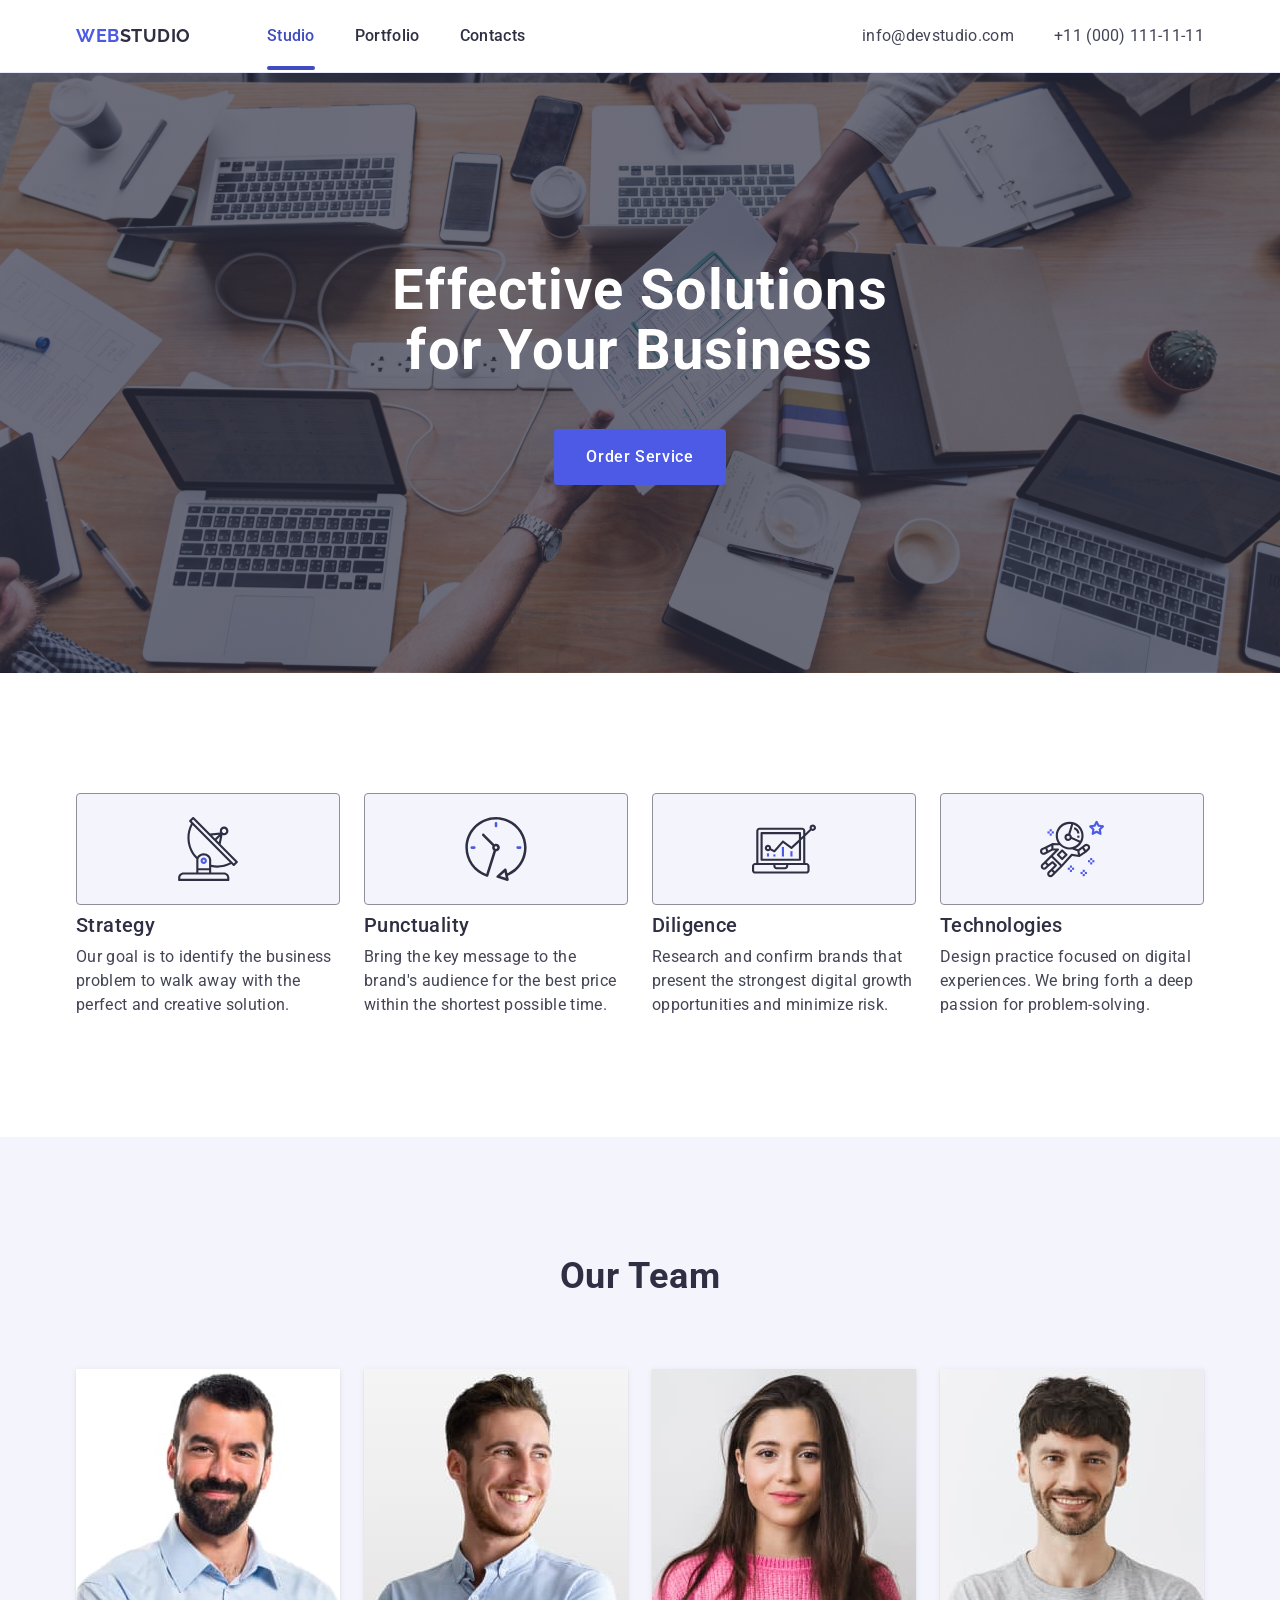
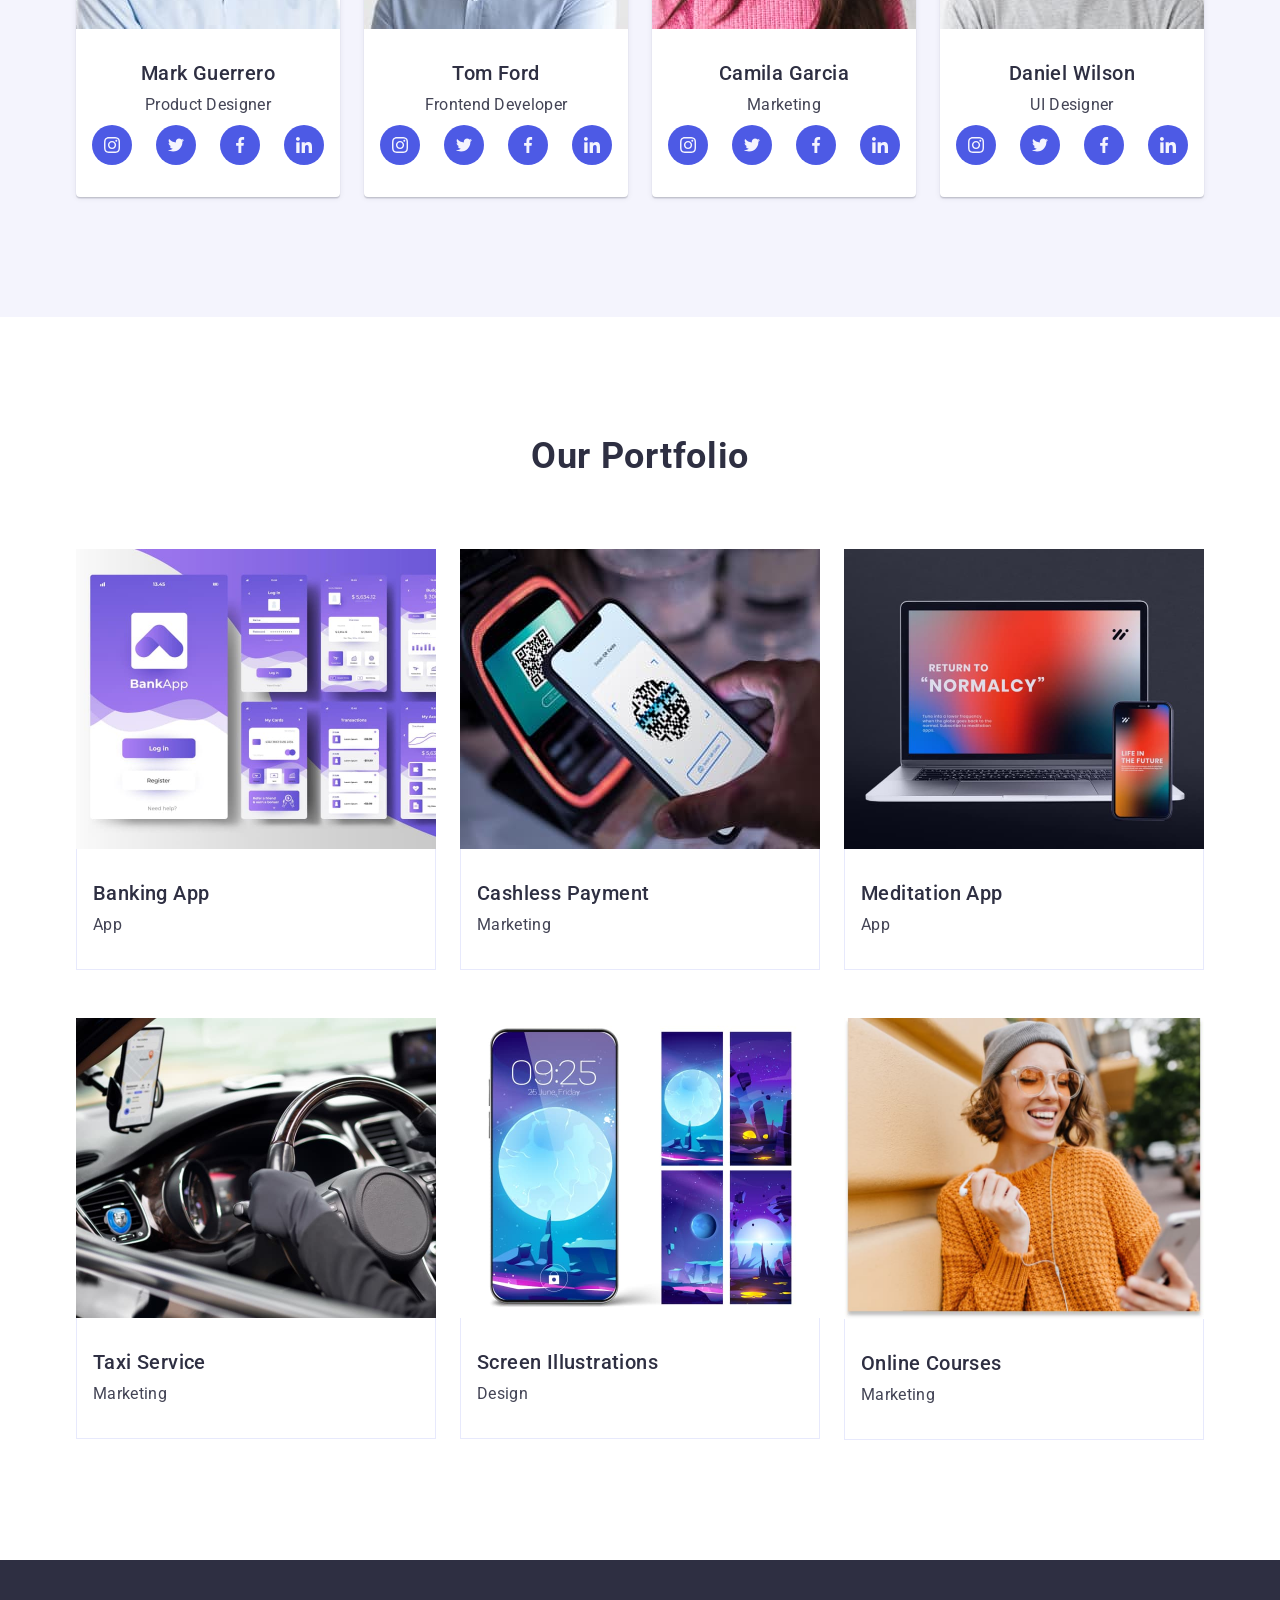
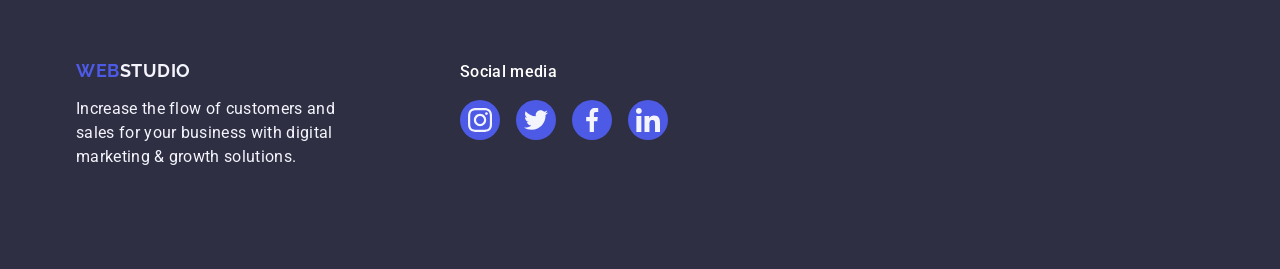
<file: index.html>
<!DOCTYPE html>
<html lang="en">
<head>
    <meta charset="UTF-8">
    <meta name="viewport" content="width=device-width, initial-scale=1.0">
    <title>Студія</title>
    <link rel="preconnect" href="https://fonts.googleapis.com">
    <link rel="preconnect" href="https://fonts.gstatic.com" crossorigin>
    <link href="https://fonts.googleapis.com/css2?family=Raleway:wght@700&family=Roboto:wght@400;500;700&display=swap"
        rel="stylesheet">
        <link rel="stylesheet" href="https://cdnjs.cloudflare.com/ajax/libs/modern-normalize/2.0.0/modern-normalize.min.css"
            integrity="sha512-4xo8blKMVCiXpTaLzQSLSw3KFOVPWhm/TRtuPVc4WG6kUgjH6J03IBuG7JZPkcWMxJ5huwaBpOpnwYElP/m6wg=="
            crossorigin="anonymous" referrerpolicy="no-referrer" />
    <link rel="stylesheet" href="./css/styles.css" />
</head>

<body>

    <header class="header">
        <div class="container header-container">
            <nav class="header-navigation">
                <a class="header-logo" href="./index.html">Web<span class="header-logo-accent">Studio</span></a>
                <ul class="header-menu-list">
                    <li class="header-menu-item">
                        <a class="header-menu-link current" href="./index.html">Studio</a>
                    </li>
                    <li class="header-menu-item">
                        <a class="header-menu-link" href="">Portfolio</a>
                    </li>
                    <li class="header-menu-item">
                        <a class="header-menu-link" href="">Contacts</a>
                    </li>
                </ul>
            </nav>
        <address class="header-address">
            <ul class="header-address-list">
                <li class="header-address-item"><a class="header-address-link" href="mailto:info@devstudio.com">info@devstudio.com</a></li>
                <li class="header-address-item"><a class="header-address-link" href="tel:+110001111111">+11 (000) 111-11-11</a></li>
            </ul>
        </address>
        </div>

</header>

<main>

<section class="hero">
<div class="container hero-container">
    <h1 class="hero-title">Effective Solutions for Your Business</h1>
    <button type="button" class="hero-btn">Order Service</button>
</div>
</section>

<section class="feature">
    <div class="container">
        <h2 class="visually-hidden">Features</h2>
        <ul class="feature-list">
            <li class="feature-list-item">
                <div class="ikon-box">
                    <svg class="ikon" width="64" height="64">
                        <use href="./images/icons.svg#icon-antenna"></use>
                    </svg>
                </div>
                <h3 class="feature-list-title">Strategy</h3>
                <p class="feature-list-text">
                    Our goal is to identify the business problem to walk away with
                    the perfect and creative solution.
                </p>
            </li>
            <li class="feature-list-item">
                <div class="ikon-box">
                    <svg class="ikon" width="64" height="64">
                        <use href="./images/icons.svg#icon-clock"></use>
                    </svg>
                </div>
                <h3 class="feature-list-title">Punctuality</h3>
                <p class="feature-list-text">
                    Bring the key message to the brand's audience for the best price
                    within the shortest possible time.
                </p>
            </li>
            <li class="feature-list-item">
                <div class="ikon-box">
                    <svg class="ikon" width="64" height="64">
                        <use href="./images/icons.svg#icon-diagram"></use>
                    </svg>
                </div>
                <h3 class="feature-list-title">Diligence</h3>
                <p class="feature-list-text">
                    Research and confirm brands that present the strongest digital
                    growth opportunities and minimize risk.
                </p>
            </li>
            <li class="feature-list-item">
                <div class="ikon-box">
                    <svg class="ikon" width="64" height="64">
                        <use href="./images/icons.svg#icon-astronaut"></use>
                    </svg>
                </div>
                <h3 class="feature-list-title">Technologies</h3>
                <p class="feature-list-text">
                    Design practice focused on digital experiences. We bring forth a
                    deep passion for problem-solving.
                </p>
            </li>
        </ul>
    </div>
</section>


<section class="team section">
    <div class="container">
        <h2 class="team-title">Our Team</h2>
        <ul class="team-list">
            <li class="team-item"><img class="team-image" src="./images/mark.jpg" alt="Mark Guerrero" width="264">
    <div class="team-container">
        <h3 class="team-subtitle">Mark Guerrero</h3>
        <p class="team-text">Product Designer</p>
        <ul class="team-soc-list">
            <li class="team-soc-item">
                <a href="" class="team-soc-link">
                <svg class="team-soc-icon" width="16" height="16">
                    <use href="./images/icons.svg#icon-instagram"></use>
                </svg>
            </a></li>
            <li class="team-soc-item">
                <a href="" class="team-soc-link">
                <svg class="team-soc-icon" width="16" height="16">
                    <use href="./images/icons.svg#icon-twitter"></use>
                </svg>
            </a></li>
            <li class="team-soc-item">
                <a href="" class="team-soc-link">
                <svg class="team-soc-icon" width="16" height="16">
                    <use href="./images/icons.svg#icon-facebook"></use>
                </svg>
            </a></li>
            <li class="team-soc-item">
                <a href="" class="team-soc-link">
                <svg class="team-soc-icon" width="16" height="16">
                    <use href="./images/icons.svg#icon-linkedin"></use>
                </svg>
            </a></li>
        </ul>
    </div>
    </li>
            <li class="team-item"><img class="team-image" src="./images/tom.jpg" alt="Tom Ford" width="264">
    <div class="team-container">
        <h3 class="team-subtitle">Tom Ford</h3>
        <p class="team-text">Frontend Developer</p>
        <ul class="team-soc-list">
            <li class="team-soc-item">
                <a class="team-soc-link">
                <svg class="team-soc-icon" width="16" height="16">
                    <use href="./images/icons.svg#icon-instagram"></use>
                </svg>
            </a></li>
            <li class="team-soc-item">
                <a class="team-soc-link">
                <svg class="team-soc-icon" width="16" height="16">
                    <use href="./images/icons.svg#icon-twitter"></use>
                </svg>
            </a></li>
            <li class="team-soc-item">
                <a class="team-soc-link">
                <svg class="team-soc-icon" width="16" height="16">
                    <use href="./images/icons.svg#icon-facebook"></use>
                </svg>
            </a></li>
            <li class="team-soc-item">
                <a class="team-soc-link">
                <svg class="team-soc-icon" width="16" height="16">
                    <use href="./images/icons.svg#icon-linkedin"></use>
                </svg>
            </a></li>
        </ul>
    </div>
    </li>
            <li class="team-item"><img class="team-image" src="./images/camila.jpg" alt="Camila Garcia" width="264">
    <div class="team-container">
        <h3 class="team-subtitle">Camila Garcia</h3>
        <p class="team-text">Marketing</p>
        <ul class="team-soc-list">
            <li class="team-soc-item">
                <a class="team-soc-link">
                <svg class="team-soc-icon" width="16" height="16">
                    <use href="./images/icons.svg#icon-instagram"></use>
                </svg>
            </a></li>
            <li class="team-soc-item">
                <a class="team-soc-link">
                <svg class="team-soc-icon" width="16" height="16">
                    <use href="./images/icons.svg#icon-twitter"></use>
                </svg>
            </a></li>
            <li class="team-soc-item">
                <a class="team-soc-link">
                <svg class="team-soc-icon" width="16" height="16">
                    <use href="./images/icons.svg#icon-facebook"></use>
                </svg>
            </a></li>
            <li class="team-soc-item">
                <a class="team-soc-link">
                <svg class="team-soc-icon" width="16" height="16">
                    <use href="./images/icons.svg#icon-linkedin"></use>
                </svg>
            </a></li>
        </ul>
    </div>
    </li>
            <li class="team-item"><img class="team-image" src="./images/daniel.jpg" alt="Daniel Wilson" width="264">
    <div class="team-container">
        <h3 class="team-subtitle">Daniel Wilson</h3>
        <p class="team-text">UI Designer</p>
        <ul class="team-soc-list">
            <li class="team-soc-item">
                <a class="team-soc-link">
                <svg class="team-soc-icon" width="16" height="16">
                    <use href="./images/icons.svg#icon-instagram"></use>
                </svg>
            </a></li>
            <li class="team-soc-item">
                <a class="team-soc-link">
                <svg class="team-soc-icon" width="16" height="16">
                    <use href="./images/icons.svg#icon-twitter"></use>
                </svg>
            </a></li>
            <li class="team-soc-item">
                <a class="team-soc-link">
                <svg class="team-soc-icon" width="16" height="16">
                    <use href="./images/icons.svg#icon-facebook"></use>
                </svg>
            </a></li>
            <li class="team-soc-item">
                <a class="team-soc-link">
                <svg class="team-soc-icon" width="16" height="16">
                    <use href="./images/icons.svg#icon-linkedin"></use>
                </svg>
            </a></li>
        </ul>
    </div>
    </li>
        </ul>
    </div>
    </section>

<section class="portfolio section">
    <div class="container">
        <h2 class="portfolio-title">Our Portfolio</h2>
        <ul class="portfolio-list">
            <li class="portfolio-item">
                <div class="thumb">
                    <img class="portfolio-thumb-image" src="./images/banking.jpg" alt="App screens" width="360">
                    <p class="portfolio-thumb-text">14 Stylish and User-Friendly App Design Concepts · Task Manager App · Calorie Tracker App · Exotic Fruit Ecommerce App · Cloud Storage App</p>
                </div>
                <div class="portfolio-container">
                    <h3 class="portfolio-subtitle">Banking App</h3>
                    <p class="portfolio-text">App</p>
                </div>
            </li>
            <li class="portfolio-item">
                <div class="thumb">
                    <img class="portfolio-thumb-image" src="./images/payment.jpg" alt="Phone payment" width="360">
                    <p class="portfolio-thumb-text">14 Stylish and User-Friendly App Design Concepts · Task Manager App · Calorie Tracker App · Exotic Fruit Ecommerce App · Cloud Storage App</p>
                </div>
                <div class="portfolio-container">
                    <h3 class="portfolio-subtitle">Cashless Payment</h3>
                    <p class="portfolio-text">Marketing</p>
                </div>
            </li>
            <li class="portfolio-item">
                <div class="thumb">
                    <img class="portfolio-thumb-image" src="./images/meditation.jpg" alt="Laptop and phone" width="360">
                    <p class="portfolio-thumb-text">14 Stylish and User-Friendly App Design Concepts · Task Manager App · Calorie Tracker App · Exotic Fruit Ecommerce App · Cloud Storage App</p>
                </div>
                <div class="portfolio-container">
                    <h3 class="portfolio-subtitle">Meditation App</h3>
                    <p class="portfolio-text">App</p>
                </div>
            </li>
            <li class="portfolio-item">
                <div class="thumb">
                    <img class="portfolio-thumb-image" src="./images/taxi.jpg" alt="Drive car" width="360">
                    <p class="portfolio-thumb-text">14 Stylish and User-Friendly App Design Concepts · Task Manager App · Calorie Tracker App · Exotic Fruit Ecommerce App · Cloud Storage App</p>
                </div>
                <div class="portfolio-container">
                    <h3 class="portfolio-subtitle">Taxi Service</h3>
                    <p class="portfolio-text">Marketing</p>
                </div>
            </li>
            <li class="portfolio-item">
                <div class="thumb">
                    <img class="portfolio-thumb-image" src="./images/screen.jpg" alt="Phone screens" width="360">
                    <p class="portfolio-thumb-text">14 Stylish and User-Friendly App Design Concepts · Task Manager App · Calorie Tracker App · Exotic Fruit Ecommerce App · Cloud Storage App</p>
                </div>
                <div class="portfolio-container">
                    <h3 class="portfolio-subtitle">Screen Illustrations</h3>
                    <p class="portfolio-text">Design</p>
                </div>
            </li>
            <li class="portfolio-item">
                <div class="thumb">
                    <img class="portfolio-thumb-image" src="./images/courses.jpg" alt="Girl with phone" width="360">
                    <p class="portfolio-thumb-text">14 Stylish and User-Friendly App Design Concepts · Task Manager App · Calorie Tracker App · Exotic Fruit Ecommerce App · Cloud Storage App</p>
                </div>
                <div class="portfolio-container">
                    <h3 class="portfolio-subtitle">Online Courses</h3>
                    <p class="portfolio-text">Marketing</p>
                </div>
            </li>
        </ul>
    </div>
</section>

    </main>

    <footer class="footer">
        <div class="container footer-block">
        <div class="footer-block-logo">
            <a class="footer-logo" href="./index.html">Web<span class="footer-logo-accent">Studio</span></a>
            <p class="footer-text">Increase the flow of customers and sales for your business with digital marketing & growth solutions.</p>
        </div>
        
        <div class="footer-block-soc">
            <p class="footer-soc-text">Social media</p>
            <ul class="footer-soc-list">
                <li class="footer-soc-item">
                    <a href="" class="footer-soc-link">
                        <svg class="footer-soc-icon" width="24" height="24">
                            <use href="./images/icons.svg#icon-instagram"></use>
                        </svg>
                    </a>
                </li>
                <li class="footer-soc-item">
                    <a href="" class="footer-soc-link">
                        <svg class="footer-soc-icon" width="24" height="24">
                            <use href="./images/icons.svg#icon-twitter"></use>
                        </svg>
                    </a>
                </li>
                <li class="footer-soc-item">
                    <a href="" class="footer-soc-link">
                        <svg class="footer-soc-icon" width="24" height="24">
                            <use href="./images/icons.svg#icon-facebook"></use>
                        </svg>
                    </a>
                </li>
                <li class="footer-soc-item">
                    <a href="" class="footer-soc-link">
                        <svg class="footer-soc-icon" width="24" height="24">
                            <use href="./images/icons.svg#icon-linkedin"></use>
                        </svg>
                    </a>
                </li>
            </ul>
        </div>
        </div>
    </footer>
</body>
</html>
</file>
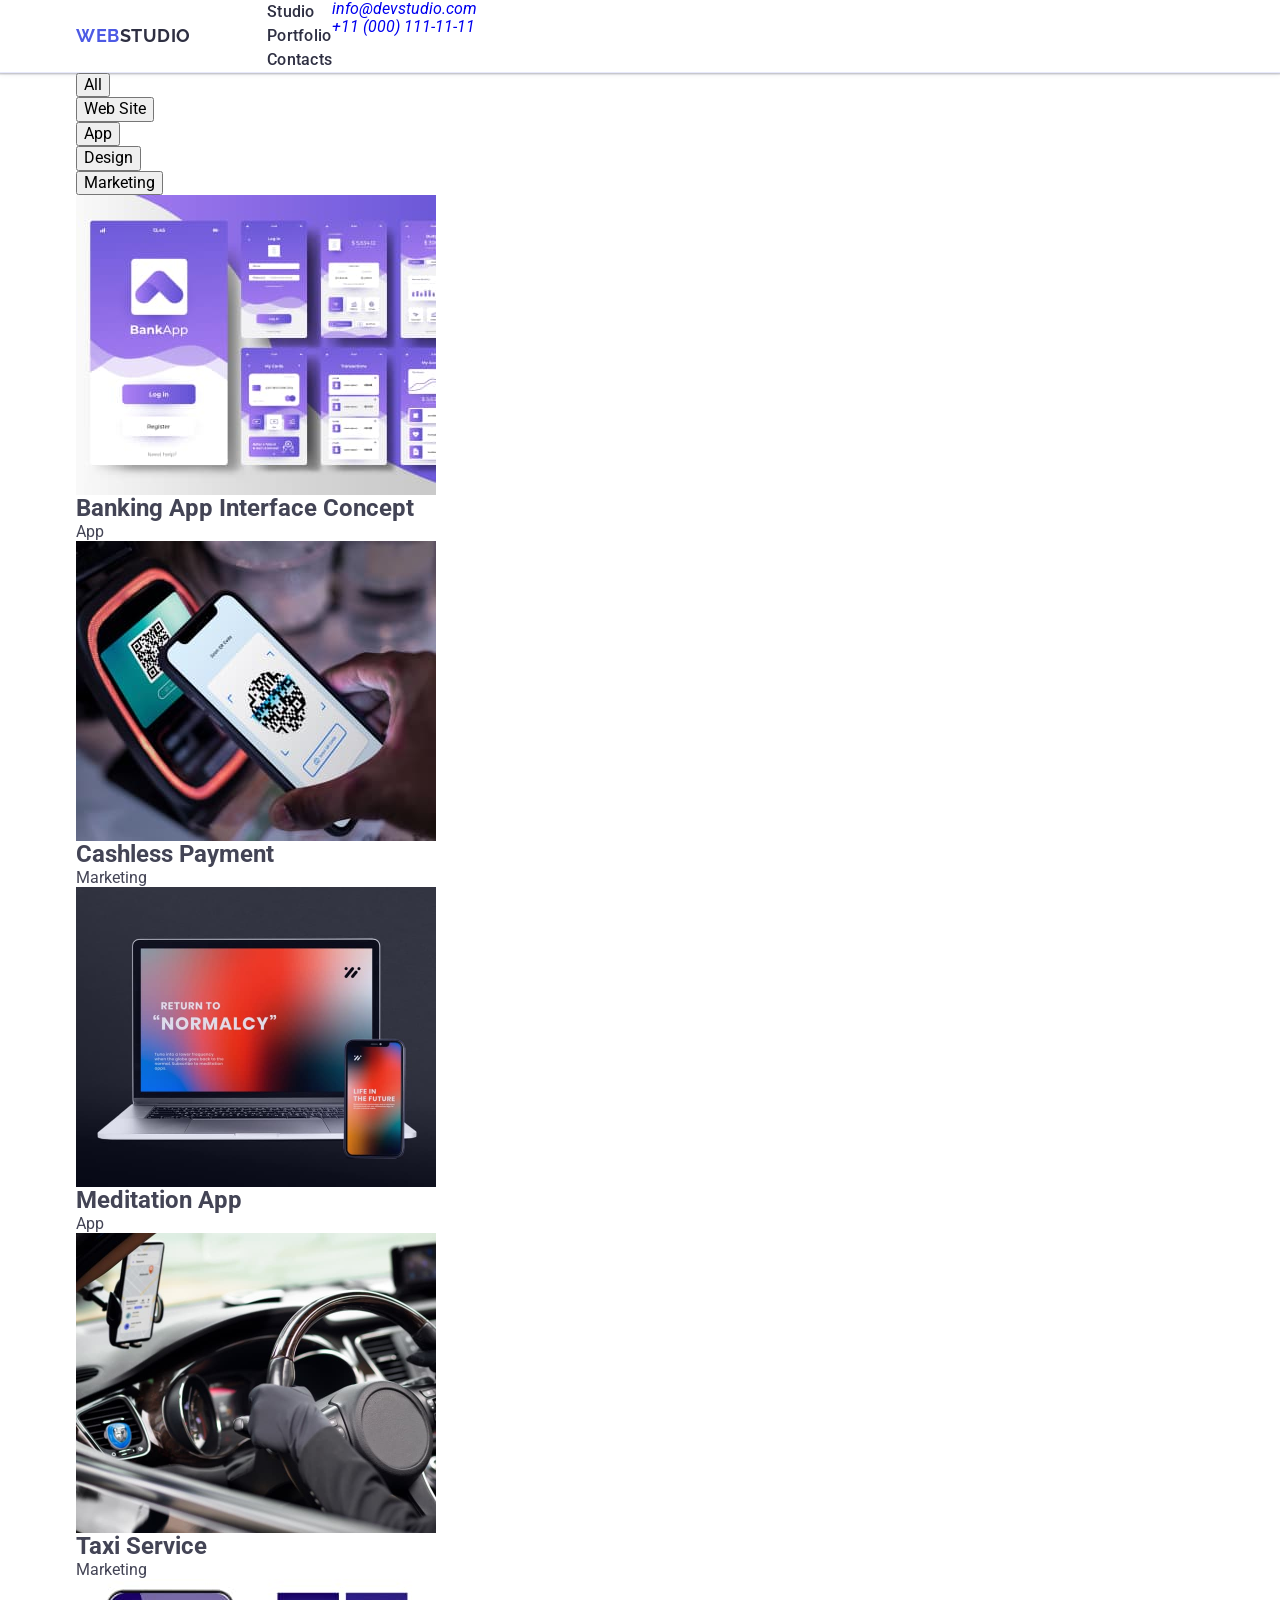
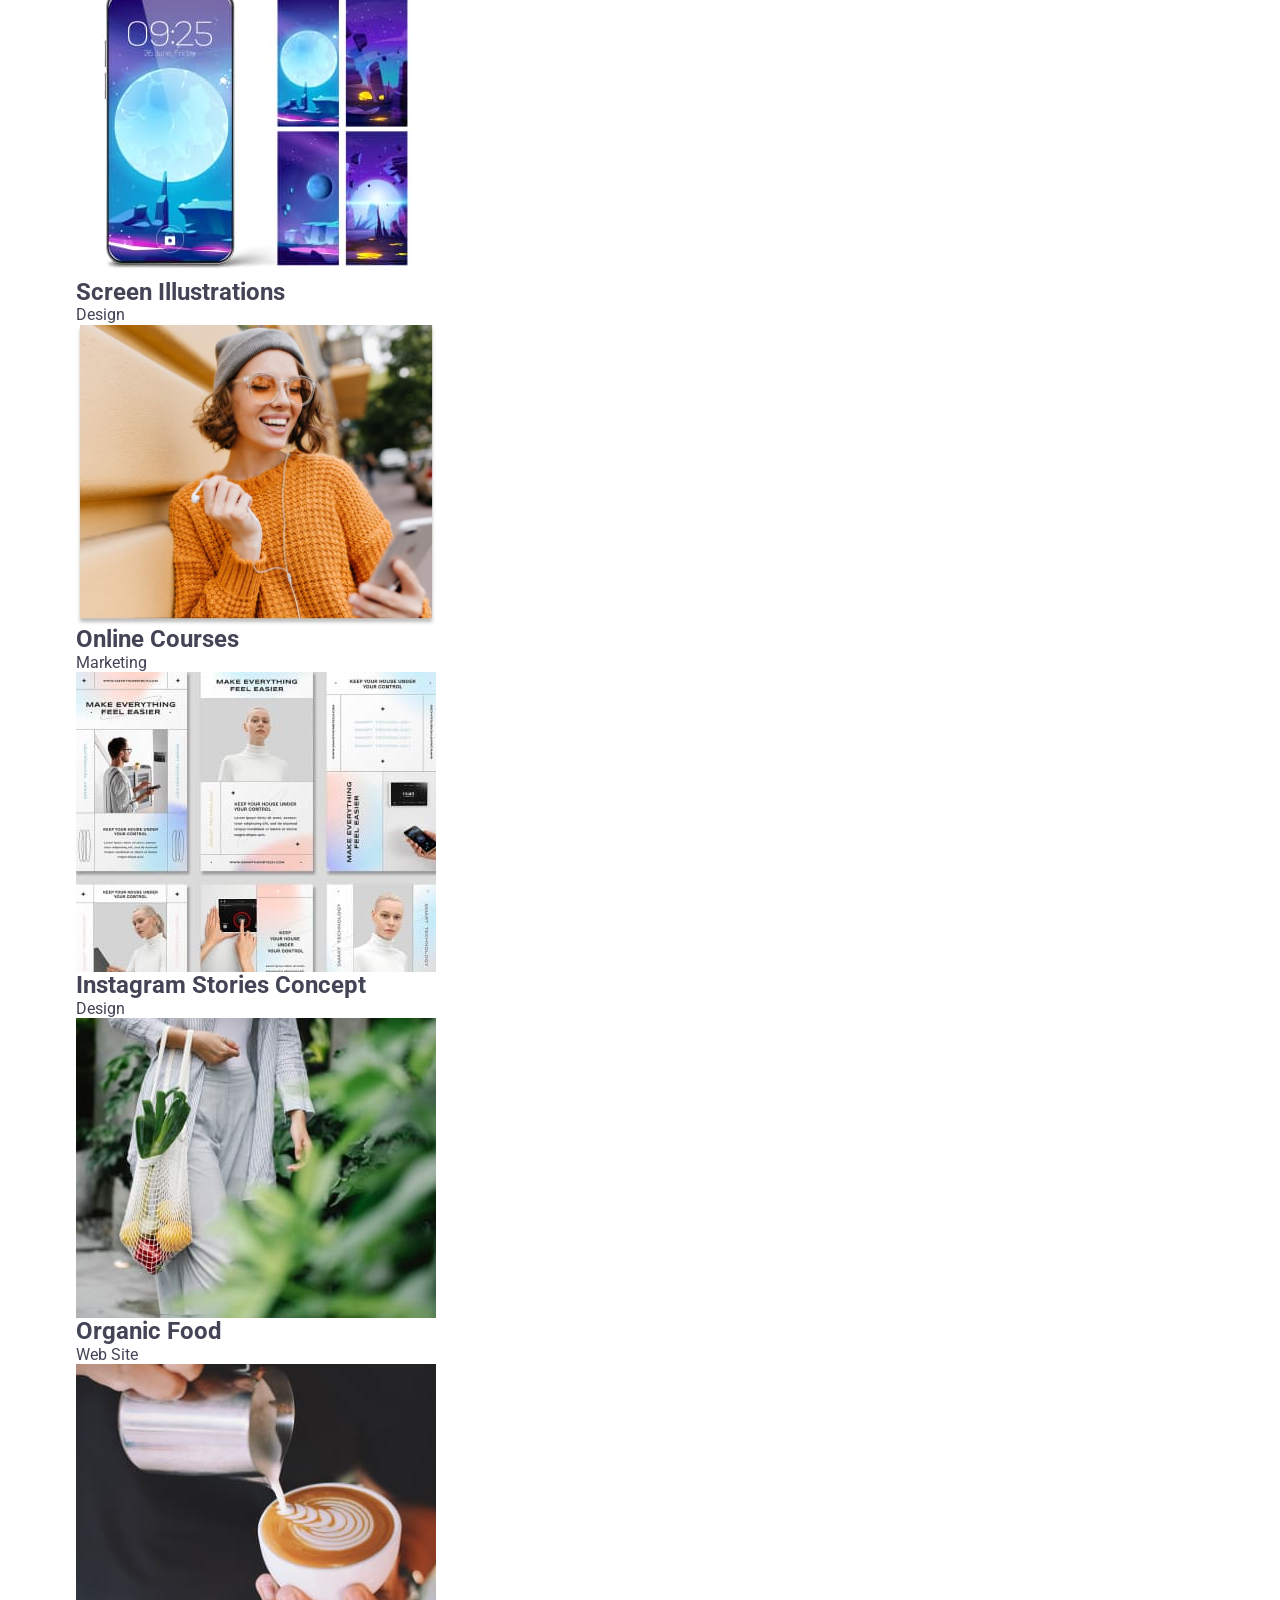
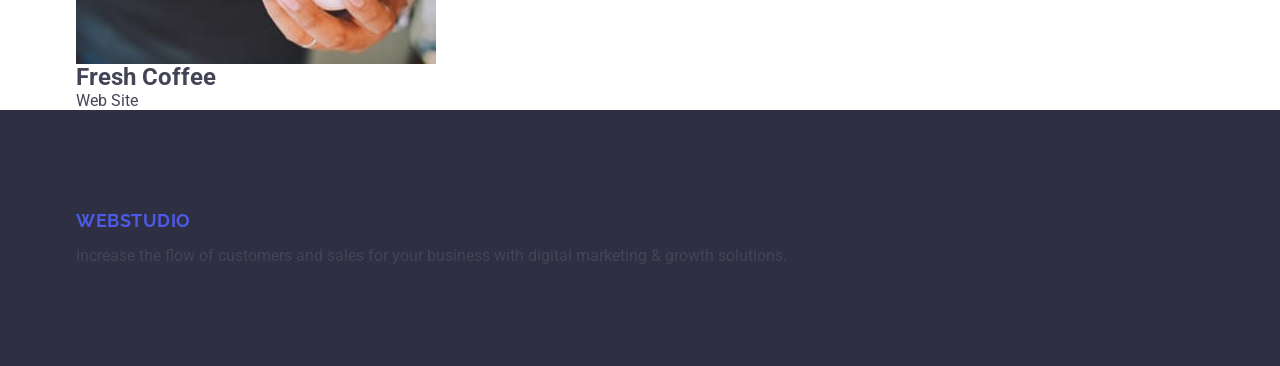
<file: portfolio.html>
<!DOCTYPE html>
<html lang="en">
<head>
    <meta charset="UTF-8">
    <meta name="viewport" content="width=device-width, initial-scale=1.0">
    <title>Портфоліо</title>
    <link rel="preconnect" href="https://fonts.googleapis.com">
    <link rel="preconnect" href="https://fonts.gstatic.com" crossorigin>
    <link href="https://fonts.googleapis.com/css2?family=Raleway:wght@800&family=Roboto:wght@400;500;700;900&display=swap"
        rel="stylesheet">
    <link rel="stylesheet" href="https://cdnjs.cloudflare.com/ajax/libs/modern-normalize/2.0.0/modern-normalize.min.css"
        integrity="sha512-4xo8blKMVCiXpTaLzQSLSw3KFOVPWhm/TRtuPVc4WG6kUgjH6J03IBuG7JZPkcWMxJ5huwaBpOpnwYElP/m6wg=="
        crossorigin="anonymous" referrerpolicy="no-referrer" />
    <link rel="stylesheet" href="./css/styles.css">
</head>

<body>
    <header class="header">
        <div class="container header-container">
        <nav class="header-navigation">
            <a href="./index.html" class="header-logo link">Web<span class="header-logo-accent">Studio</span></a>
            <ul class="header-menu list">
                <li class="header-menu-item">
                    <a class="header-menu-link link" href="./index.html">Studio</a>
                </li>
                <li class="header-menu-item">
                    <a class="header-menu-link link" href="./portfolio.html">Portfolio</a>
                </li>
                <li class="header-menu-item">
                    <a class="header-menu-link link" href="">Contacts</a>
                </li>
            </ul>
        </nav>
        <address class="header-contacts">
            <ul class="header-contacts-list list">
                <li class="header-contacts-item"><a class="header-contacts-link link" href="mailto:info@devstudio.com">info@devstudio.com</a></li>
                <li class="header-contacts-item"><a class="header-contacts-link link" href="tel:+110001111111">+11 (000) 111-11-11</a></li>
            </ul>
        </address>
        </div>
    </header>

        <main>


            <section class="bro">
                <div class="container">
                <h1 class="bro-title visually-hidden">Main Content</h1>
                <ul class="bro-btn-list list">
                    <li class="bro-btn-item"><button type="button" class="bro-btn-text">All</button></li>
                    <li class="bro-btn-item"><button type="button" class="bro-btn-text">Web Site</button></li>
                    <li class="bro-btn-item"><button type="button" class="bro-btn-text">App</button></li>
                    <li class="bro-btn-item"><button type="button" class="bro-btn-text">Design</button></li>
                    <li class="bro-btn-item"><button type="button" class="bro-btn-text">Marketing</button></li>
                </ul>
            
                <ul class="bro-img-list list">
                    <li class="bro-img-item">
                        <a class="bro-img-link link"><img class="image-style" src="./images/Interface.jpg" alt="Interface" width="360">
                        <div class="bro-img-container">
                            <h2 class="bro-img-subtitle">Banking App Interface Concept</h2>
                        <p class="bro-img-text">App</p>
                    </div>
                    </a>
                        </li>
                    <li class="bro-img-item">
                        <a class="bro-img-link link"><img class="image-style" src="./images/payment.jpg" alt="Payment" width="360">
                        <div class="bro-img-container">
                            <h2 class="bro-img-subtitle">Cashless Payment</h2>
                        <p class="bro-img-text">Marketing</p>
                    </div>
                    </a>
                        </li>
                    <li class="bro-img-item">
                        <a class="bro-img-link link"><img class="image-style" src="./images/meditation.jpg" alt="Meditation" width="360">
                        <div class="bro-img-container">
                            <h2 class="bro-img-subtitle">Meditation App</h2>
                        <p class="bro-img-text">App</p>
                    </div>
                    </a>
                        </li>
                    <li class="bro-img-item">
                        <a class="bro-img-link link"><img class="image-style" src="./images/taxi.jpg" alt="Taxi" width="360">
                        <div class="bro-img-container">
                            <h2 class="bro-img-subtitle">Taxi Service</h2>
                        <p class="bro-img-text">Marketing</p>
                    </div>
                    </a>
                        </li>
                    <li class="bro-img-item">
                        <a class="bro-img-link link"><img class="image-style" src="./images/Illustrations.jpg" alt="Ilustrations" width="360">
                        <div class="bro-img-container">
                            <h2 class="bro-img-subtitle">Screen Illustrations</h2>
                        <p class="bro-img-text">Design</p>
                    </div>
                    </a>
                        </li>
                    <li class="bro-img-item">
                        <a class="bro-img-link link"><img class="image-style" src="./images/courses.jpg" alt="Courses" width="360">
                        <div class="bro-img-container">
                            <h2 class="bro-img-subtitle">Online Courses</h2>
                        <p class="bro-img-text">Marketing</p>
                    </div>
                    </a>
                        </li>
                    <li class="bro-img-item">
                        <a class="bro-img-link link"><img class="image-style" src="./images/stories.jpg" alt="Stories" width="360">
                        <div class="bro-img-container">
                            <h2 class="bro-img-subtitle">Instagram Stories Concept</h2>
                        <p class="bro-img-text">Design</p>
                    </div>
                    </a>
                        </li>
                    <li class="bro-img-item">
                        <a class="bro-img-link link"><img class="image-style" src="./images/food.jpg" alt="Food" width="360">
                        <div class="bro-img-container">
                            <h2 class="bro-img-subtitle">Organic Food</h2>
                        <p class="bro-img-text">Web Site</p>
                    </div>
                    </a>
                        </li>
                    <li class="bro-img-item">
                        <a class="bro-img-link link"><img class="image-style" src="./images/coffee.jpg" alt="Coffee" width="360">
                        <div class="bro-img-container">
                            <h2 class="bro-img-subtitle">Fresh Coffee</h2>
                        <p class="bro-img-text">Web Site</p>
                    </div>
                    </a>
                </li>
                </ul>
                </div>
            </section>

        </main>

        <footer class="footer">
            <div class="container">
            <a href="./index.html" class="footer-logo link">Web<span class="foooter-logo-accent">Studio</span></a>
            <p class="footer-logo-text">Increase the flow of customers and sales for your business with digital marketing & growth solutions.</p>
        </div>
        </footer>
    
</body>
</html>
</file>
<file: css/styles.css>
body {
    font-family: 'Roboto', sans-serif ;
    color: #434455;
    background-color: #FFFFFF;
}

ul {
list-style-type: none;
margin-top: 0;
margin-bottom: 0;
padding-left: 0;
}

a {
text-decoration: none;
}

.container {
    width: 1158px;
    padding: 0 15px 0 15px;
    margin: 0 auto;
}

.section {
    padding-top: 120px;
    padding-bottom: 120px;
}

p,h1,h2,h3,h4,h5,h6 {
    margin-top: 0;
    margin-bottom: 0;
}

img {
    display: block;
}

.visually-hidden {
    position: absolute;
    width: 1px;
    height: 1px;
    margin: -1px;
    border: 0;
    padding: 0;

    white-space: nowrap;
    clip-path: inset(100%);
    clip: rect(0 0 0 0);
    overflow: hidden;
}

:root {
    --blue-color: #4d5ae5;
    --white-color: #f4f4fd;
    --green-color: #31d0aa;
}
/* -------------------------HEADER------------------------- */

.header {
    border-bottom: 1px solid #e7e9fc;
    box-shadow: 0 1px 6px 0 rgba(46, 47, 66, 0.08), 0 1px 1px 0 rgba(46, 47, 66, 0.16), 0 2px 1px 0 rgba(46, 47, 66, 0.08);
}

.header-container{
display: flex;
max-width: 1440px;
}

.header-navigation {
    display: flex;
    align-items: center;
}

.header-logo {
    font-family: "Raleway", sans-serif;
    font-weight: 700;
        font-size: 18px;
        line-height: 1.17;
        letter-spacing: 0.03em;
        text-transform: uppercase;
        color: #4d5ae5;
        margin-right: 76px;
}

.header-logo-accent {
    color: #2e2f42;
}

.header-menu-list {
    display: flex;
    gap: 40px;
}

.header-menu-item {
    
}

.header-menu-link {
    font-weight: 500;
        font-size: 16px;
        line-height: 1.5;
        letter-spacing: 0.02em;
        color: #2e2f42;
        padding: 24px 0;
        transition: color 250ms cubic-bezier(0.4, 0, 0.2, 1);
}

.header-menu-link.current {
    position: relative;
}
.header-menu-link.current::after {
content: '';

position: absolute;
left: 0;
bottom: -1px;
border-radius: 2px;

width: 100%;
height: 4px;
background: #404bbf;
}

.header-menu-link:hover,
.header-menu-link:focus,
.header-menu-link.current {
    color: #404bbf;
}


.header-address{
    font-style: normal;
    margin-left: auto;
}

.header-address-list {
    display: flex;
    gap: 40px;
}

.header-address-item {
    padding: 24px 0;
}

.header-address-link {
    font-weight: 400;
        font-size: 16px;
        line-height: 1.5;
        letter-spacing: 0.02em;
        color: #434455;

        transition: color 250ms cubic-bezier(0.4, 0, 0.2, 1);
}

.header-address-link:hover,
.header-address-link:focus {
    color: #404bbf;
}
/* -------------------------------------------------- */


/* -------------------------HERO------------------------- */
.hero {
    background: #2e2f42;
    padding-top: 188px;
    padding-bottom: 188px;
    background-image: linear-gradient(rgba(46, 47, 66, 0.7), rgba(46, 47, 66, 0.7)), url(../images/hero-bg.jpg);
    background-repeat: no-repeat;
    background-position: center;
    background-size: cover; 
    max-width: 1440px;
    margin: 0 auto;
}
.hero-container {

}


.hero-title {
        font-size: 56px;
        line-height: 1.07;
        letter-spacing: 0.02em;
        text-align: center;
        color: #fff;
        margin: 0 auto;
        margin-bottom: 48px;
        max-width: 496px;

}

.hero-btn {
    font-family: "Roboto", sans-serif;
    font-weight: 500;
        font-size: 16px;
        line-height: 1.5;
        letter-spacing: 0.04em;
        color: #fff;
        background: #4d5ae5;
        cursor: pointer;
        display: block;
        margin: 0 auto;
        padding: 16px 32px;
        border-radius: 4px;
        border: none;
        min-width: 169px;
        transition: background-color 250ms cubic-bezier(0.4, 0, 0.2, 1);
        
}

.hero-btn:hover,
.hero-btn:focus {
    background: #404bbf;
}

/* -------------------------------------------------- */

/* -------------------------FEATURE------------------------- */



.feature-list-title {
        font-weight: 500;
        font-size: 20px;
        line-height: 1.2;
        letter-spacing: 0.02em;
        color: #2e2f42;
        margin-bottom: 8px;
}
        
.feature-list-text {
        font-weight: 400;
        font-size: 16px;
        line-height: 1.5;
        letter-spacing: 0.02em;
}
        
.feature-list {
        display: flex;
        align-items: center;
        gap: 24px;
}
        
.feature {
        padding: 120px 0;
}
        
.feature-list-item {
        width: calc((100% - 72px) / 4);
}
.ikon-box {
        display: flex;
        align-items: center;
        justify-content: center;
        height: 112px;
        background-color: #f4f4fd;
        border-radius: 4px;
        border: 1px solid #8e8f99;
        margin-bottom: 8px;
}
/* -------------------------------------------------- */

/* -------------------------TEAM------------------------- */
.team {
    background: #f4f4fd;
}

.team-title {
        font-size: 36px;
        line-height: 1.11;
        letter-spacing: 0.02em;
        text-align: center;
        text-transform: capitalize;
        color: #2e2f42;
        margin-bottom: 72px;
}

.team-list {
    display: flex;
    gap: 24px;
    
}

.team-item {
    background-color: #FFFFFF;
    box-shadow: 0px 1px 6px rgba(46, 47, 66, 0.08),0px 1px 1px rgba(46, 47, 66, 0.16),0px 2px 1px rgba(46, 47, 66, 0.08);
    border-radius: 0 0 4px 4px;
    
}

.team-container {
padding: 32px 0;
}

.team-image {
}

.team-subtitle {
    font-weight: 500;
        font-size: 20px;
        line-height: 1.2;
        letter-spacing: 0.02em;
        text-align: center;
        color: #2e2f42;
        margin-bottom: 8px
}

.team-text {
        font-size: 16px;
        line-height: 1.5;
        letter-spacing: 0.02em;
        text-align: center;
        color: #434455;
        margin-bottom: 8px;
}

.team-soc-list {
    display: flex;
    gap: 24px;
    padding: 0 16px;
    justify-content: center;
}

.team-soc-item {
    width: 40px;
    height: 40px;
    
}

.team-soc-link {
    width: 100%;
    height: 100%;
    display: flex;
    align-items: center;
    justify-content: center;
    border-radius: 50%;
    background-color: var(--blue-color);
    transition:background-color 250ms cubic-bezier(0.4, 0, 0.2, 1);
}

.team-soc-link:hover {
    background-color: #404bbf;
}
.team-soc-link:focus {
    background-color: #404bbf;
}
.team-soc-icon {
fill: var(--white-color);

}
/* -------------------------------------------------- */

/* -------------------------PORTFOLIO------------------------- */
.portfolio {

}
    

.portfolio-title {
        font-size: 36px;
        line-height: 1.11;
        letter-spacing: 0.02em;
        text-align: center;
        text-transform: capitalize;
        color: #2e2f42;
        margin-bottom: 72px;
}

.portfolio-list {
display: flex;
flex-wrap: wrap;
gap: 48px 24px;
}

.portfolio-item {
    width: calc((100% - 2 * 24px) / 3);
    transition: box-shadow 250ms cubic-bezier(0.4, 0, 0.2, 1);
}

.portfolio-item:hover {
    box-shadow: 0px 1px 6px rgba(46, 47, 66, 0.08), 0px 1px 1px rgba(46, 47, 66, 0.16), 0px 2px 1px rgba(46, 47, 66, 0.08);
    transition: 250ms cubic-bezier(0.4, 0, 0.2, 1);
    
}

.portfolio-item:hover .portfolio-thumb-text{
    transform: translateY(0);
}

.portfolio-container {
padding: 32px 16px;
border: 1px solid #e7e9fc;
border-top: none;
}

.thumb {
position: relative;
overflow: hidden;
}

.portfolio-thumb-image {

}

.portfolio-thumb-text {
position: absolute;
top: 0;
right: 0;
font-size: 16px;
    line-height: 1.5;
    letter-spacing: 0.02em;
    color: #f4f4fd;
    background-color: #4d5ae5;
    padding: 40px 32px;
    transform: translateY(100%);
    transition: transform 250ms cubic-bezier(0.4, 0, 0.2, 1);
    height: 100%;
}

.portfolio-subtitle {
    font-weight: 500;
        font-size: 20px;
        line-height: 1.2;
        letter-spacing: 0.02em;
        color: #2e2f42;
        margin-bottom: 8px;
}

.portfolio-text {
        font-size: 16px;
        line-height: 1.5;
        letter-spacing: 0.02em;
        color: #434455;
}

/* -------------------------------------------------- */

/* -------------------------FOOTER------------------------- */


.footer {
    background: #2e2f42;
    padding-top: 100px;
    padding-bottom: 100px;
    
}
.footer-block {
    display: flex;
    align-items: baseline;
}

.footer-block-logo {
    margin-right: 120px;
}

.footer-logo {
    font-family: "Raleway", sans-serif;
    font-weight: 700;
        font-size: 18px;
        line-height: 1.17;
        letter-spacing: 0.03em;
        text-transform: uppercase;
        color: #4d5ae5;
        display: inline-block;
        max-width: 115px;
        margin-bottom: 16px;
}

.footer-logo-accent {
    color: #f4f4fd;
}

.footer-text {
        font-size: 16px;
        line-height: 1.5;
        letter-spacing: 0.02em;
        color: #f4f4fd;
        max-width: 264px;
}

.footer-block-soc {

}

.footer-soc-text {
    font-weight: 500;
    font-size: 16px;
        line-height: 1.5;
        letter-spacing: 0.02em;
        color: #fff;
        margin-bottom: 16px;
        
}

.footer-soc-list {
    display: flex;
    gap: 16px;
    
}

.footer-soc-item {
    width: 40px;
    height: 40px;
    
}

.footer-soc-link {
    width: 100%;
    height: 100%;
    display: flex;
    align-items: center;
    justify-content: center;
    border-radius: 50%;
    background-color: var(--blue-color);
    transition: background-color 250ms cubic-bezier(0.4, 0, 0.2, 1);

}

.footer-soc-link:hover {
    background-color: #31d0aa;
}
.footer-soc-link:focus {
    background-color: #31d0aa;
}

.footer-soc-icon {
    fill: var(--white-color);
}
</file>
